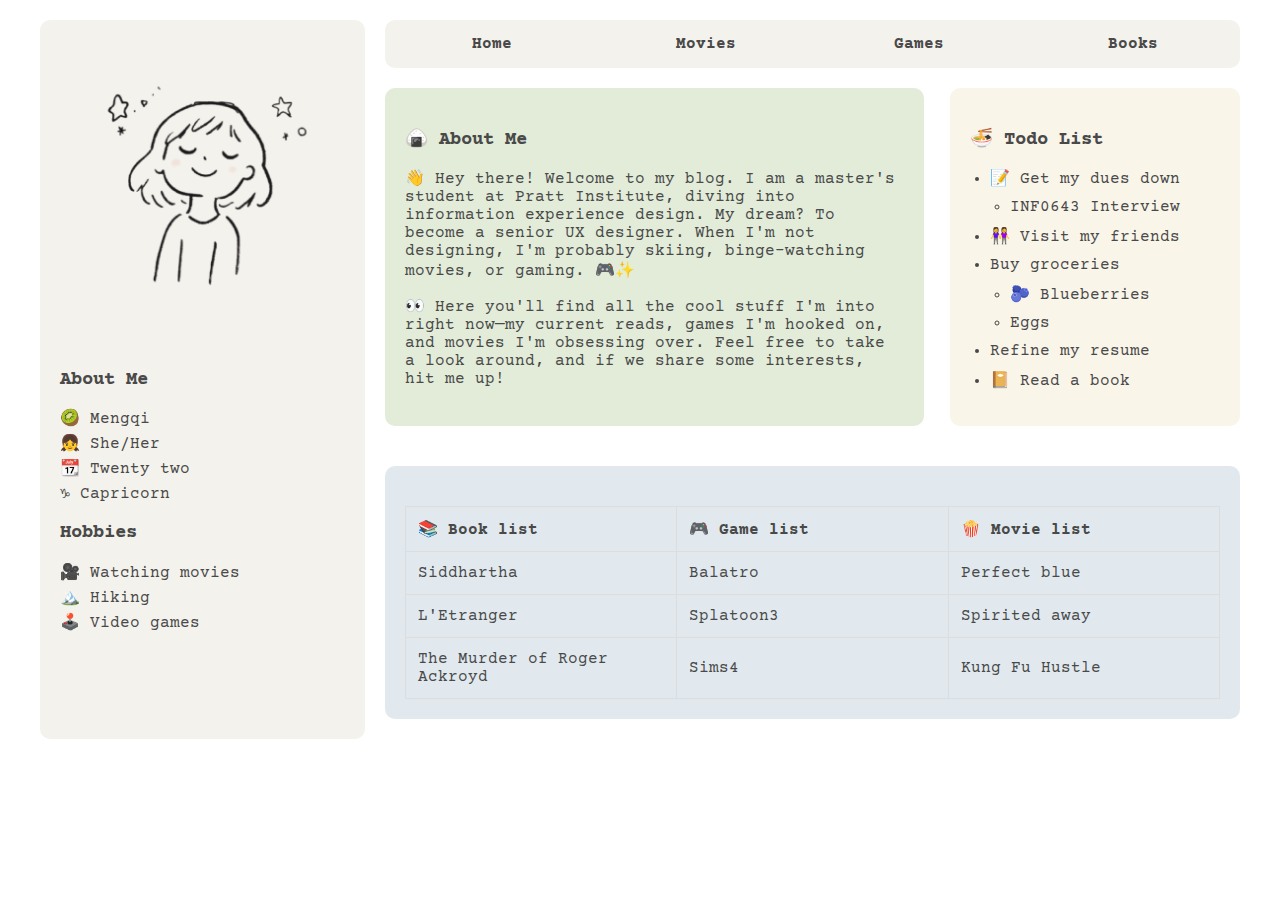
<file: index.html>
<!DOCTYPE html>
<html lang="en">
<head>
    <meta charset="UTF-8">
    <meta name="viewport" content="width=device-width, initial-scale=1.0">
    <link rel="stylesheet" href="styles.css">
    <title>Mengqi's Blog</title>
    <link rel="preconnect" href="https://fonts.googleapis.com">
    <link rel="preconnect" href="https://fonts.gstatic.com" crossorigin>
    <link href="https://fonts.googleapis.com/css2?family=Courier+Prime:ital,wght@0,400;0,700;1,400;1,700&display=swap" rel="stylesheet">
</head>

<body>
    <div class="container">
        <div class="sidebar">
            <div class="profile">
                <img src="images/profile_image.png" alt="Profile Picture" class="profile-img">
                <div class="about">
                    <h3>About Me</h3>
                    <ul>
                        <li>🥝 Mengqi</li>
                        <li>👧 She/Her</li>
                        <li>📆 Twenty two</li>
                        <li>♑ Capricorn</li>
                    </ul>
                    <div class="hobbies">
                        <h3>Hobbies</h3>
                        <ul>
                            <li>🎥 Watching movies</li>
                            <li>🏔️ Hiking</li>
                            <li>🕹️ Video games</li>
                        </ul>
                    </div>
                </div>
            </div>
        </div>
        
        <div class="main-content">
            <nav class="navbar">
                <ul>
                    <li><a href="index.html">Home</a></li>
                    <li><a href="movies.html">Movies</a></li>
                    <li><a href="games.html">Games</a></li>
                    <li><a href="books.html">Books</a></li>
                </ul>
            </nav>
            <div class="two_wrapper">
                <section class="about-section">
                    <h3>🍙 About Me</h3>
                    <p>👋 Hey there! Welcome to my blog. I am a master's student at Pratt Institute, diving into information experience design. My dream? To become a senior UX designer. When I'm not designing, I'm probably skiing, binge-watching movies, or gaming. 🎮✨</p>
                    <p>👀 Here you'll find all the cool stuff I'm into right now—my current reads, games I'm hooked on, and movies I'm obsessing over. Feel free to take a look around, and if we share some interests, hit me up!</p>
                </section>
                <section class="todo-section">
                    <h3>🍜 Todo List</h3>
                    <ul>
                        <li>📝 Get my dues down
                            <ul>
                                <li>INF0643 Interview</li>
                            </ul>
                        </li>
                        <li>👭 Visit my friends</li>
                        <li>Buy groceries
                            <ul>
                                <li>🫐 Blueberries</li>
                                <li>Eggs</li>
                            </ul>
                        </li>
                        <li>Refine my resume</li>
                        <li>📔 Read a book</li>
                    </ul>
                </section>
            </div>
            <section class="lists-section">
                <table>
                    <thead>
                        <tr>
                            <th>📚 Book list</th>
                            <th>🎮 Game list</th>
                            <th>🍿 Movie list</th>
                        </tr>
                    </thead>
                    <tbody>
                        <tr>
                            <td>Siddhartha</td>
                            <td>Balatro</td>
                            <td>Perfect blue</td>
                        </tr>
                        <tr>
                            <td>L'Etranger</td>
                            <td>Splatoon3</td>
                            <td>Spirited away</td>
                        </tr>
                        <tr>
                            <td>The Murder of Roger Ackroyd</td>
                            <td>Sims4</td>
                            <td>Kung Fu Hustle</td>
                        </tr>
                    </tbody>
                </table>
            </section>
        </div>
    </div>
</body>
</html>
</file>
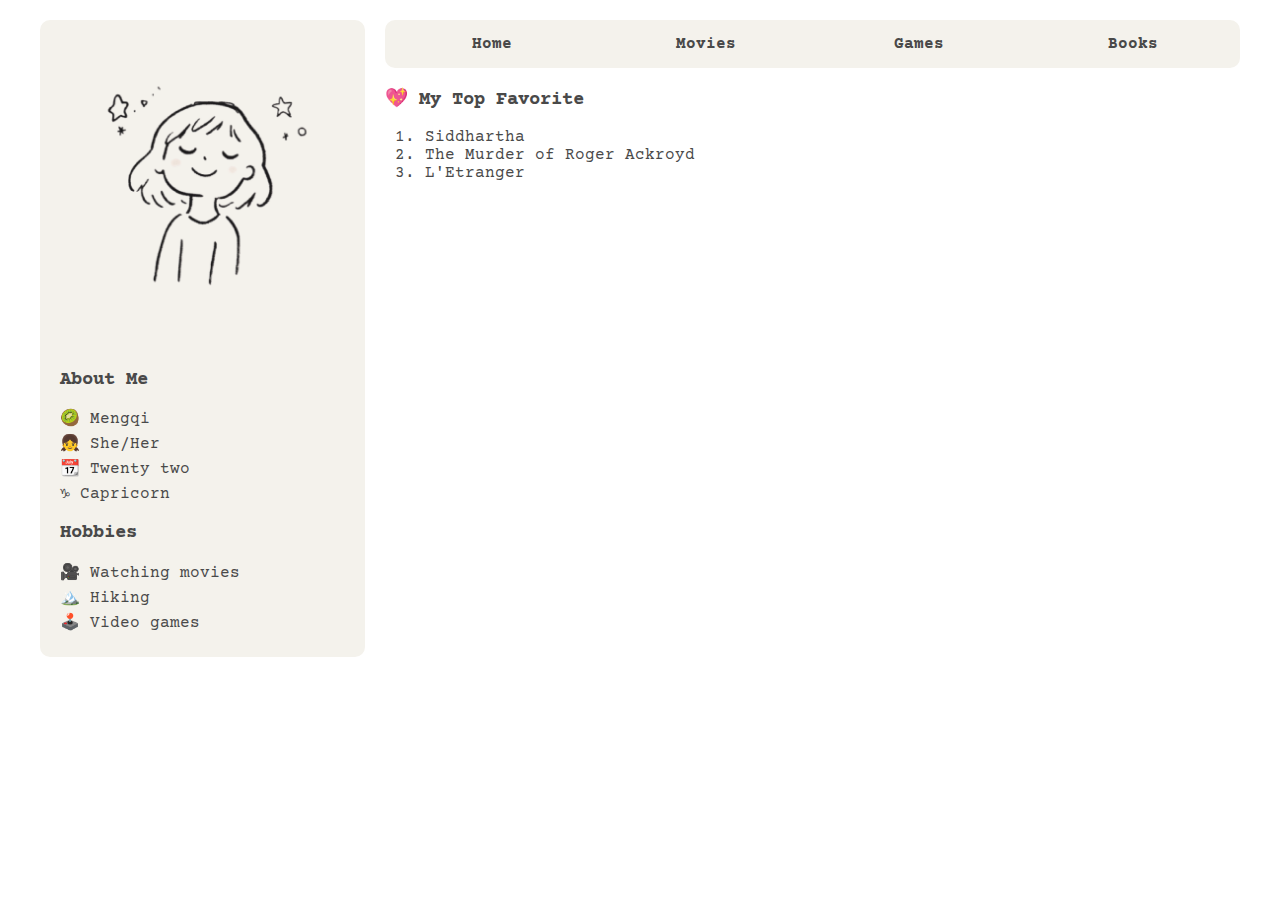
<file: books.html>
<!DOCTYPE html>
<html lang="en">
<head>
    <meta charset="UTF-8">
    <meta name="viewport" content="width=device-width, initial-scale=1.0">
    <link rel="stylesheet" href="styles.css">
    <title>Books - Mengqi's Blog</title>
    <link rel="preconnect" href="https://fonts.googleapis.com">
    <link rel="preconnect" href="https://fonts.gstatic.com" crossorigin>
    <link href="https://fonts.googleapis.com/css2?family=Courier+Prime:ital,wght@0,400;0,700;1,400;1,700&display=swap" rel="stylesheet">
</head>
<body>
    <div class="container">
        <div class="sidebar">
            <div class="profile">
                <img src="images/profile_image.png" alt="Profile Picture" class="profile-img">
                <div class="about">
                    <h3>About Me</h3>
                    <ul>
                        <li>🥝 Mengqi</li>
                        <li>👧 She/Her</li>
                        <li>📆 Twenty two</li>
                        <li>♑ Capricorn</li>
                    </ul>
                    <div class="hobbies">
                        <h3>Hobbies</h3>
                        <ul>
                            <li>🎥 Watching movies</li>
                            <li>🏔️ Hiking</li>
                            <li>🕹️ Video games</li>
                        </ul>
                    </div>
                </div>
            </div>
        </div>
        
        <div class="main-content">
            <nav class="navbar">
                <ul>
                    <li><a href="index.html">Home</a></li>
                    <li><a href="movies.html" class="active">Movies</a></li>
                    <li><a href="games.html">Games</a></li>
                    <li><a href="books.html">Books</a></li>
                </ul>
            </nav>
            <section id="tops">
                <h3>💖 My Top Favorite</h3>
                <ol>
                    <li>Siddhartha</li>
                    <li>The Murder of Roger Ackroyd</li>
                    <li>L'Etranger</li>
                </ol>
            </section>
        </div>
    </div>
</body>
</html>
</file>
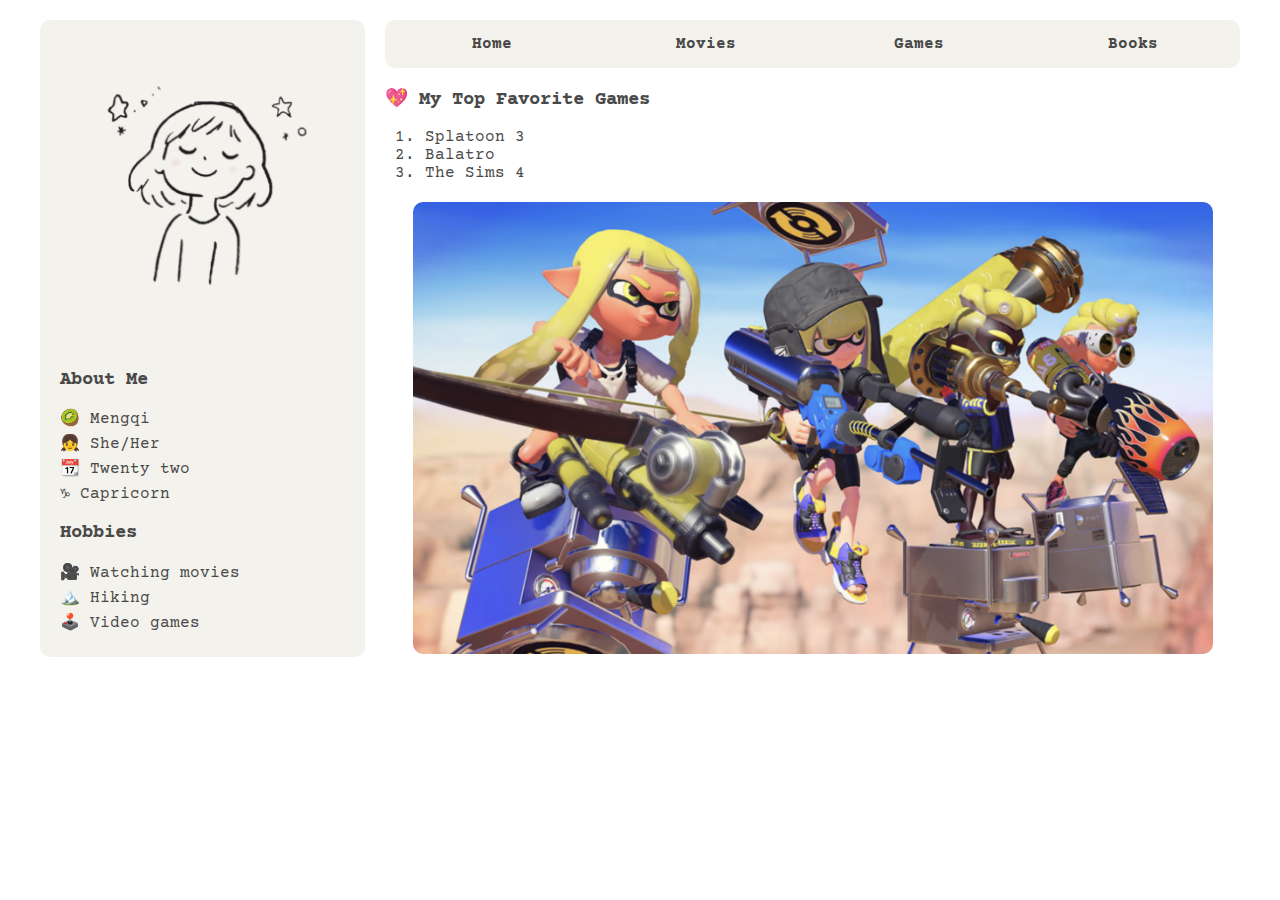
<file: games.html>
<!DOCTYPE html>
<html lang="en">
<head>
    <meta charset="UTF-8">
    <meta name="viewport" content="width=device-width, initial-scale=1.0">
    <link rel="stylesheet" href="styles.css">
    <title>Games - Mengqi's Blog</title>
    <link rel="preconnect" href="https://fonts.googleapis.com">
    <link rel="preconnect" href="https://fonts.gstatic.com" crossorigin>
    <link href="https://fonts.googleapis.com/css2?family=Courier+Prime:ital,wght@0,400;0,700;1,400;1,700&display=swap" rel="stylesheet">
</head>
<body>
    <div class="container">
        <div class="sidebar">
            <div class="profile">
                <img src="images/profile_image.png" alt="Profile Picture" class="profile-img">
                <div class="about">
                    <h3>About Me</h3>
                    <ul>
                        <li>🥝 Mengqi</li>
                        <li>👧 She/Her</li>
                        <li>📆 Twenty two</li>
                        <li>♑ Capricorn</li>
                    </ul>
                    <div class="hobbies">
                        <h3>Hobbies</h3>
                        <ul>
                            <li>🎥 Watching movies</li>
                            <li>🏔️ Hiking</li>
                            <li>🕹️ Video games</li>
                        </ul>
                    </div>
                </div>
            </div>
        </div>
        
        <div class="main-content">
            <nav class="navbar">
                <ul>
                    <li><a href="index.html">Home</a></li>
                    <li><a href="movies.html">Movies</a></li>
                    <li><a href="games.html">Games</a></li>
                    <li><a href="books.html">Books</a></li>
                </ul>
            </nav>
            <section id="tops">
                <h3>💖 My Top Favorite Games</h3>
                <ol>
                    <li>Splatoon 3</li>
                    <li>Balatro</li>
                    <li>The Sims 4</li>
                </ol>
            </section>
            <section class="highlight">
                <img src="images/splatoon3.png" alt="Splatoon 3 Game Scene" class="sub-img">
            </section>
        </div>
    </div>
</body>
</html>
</file>
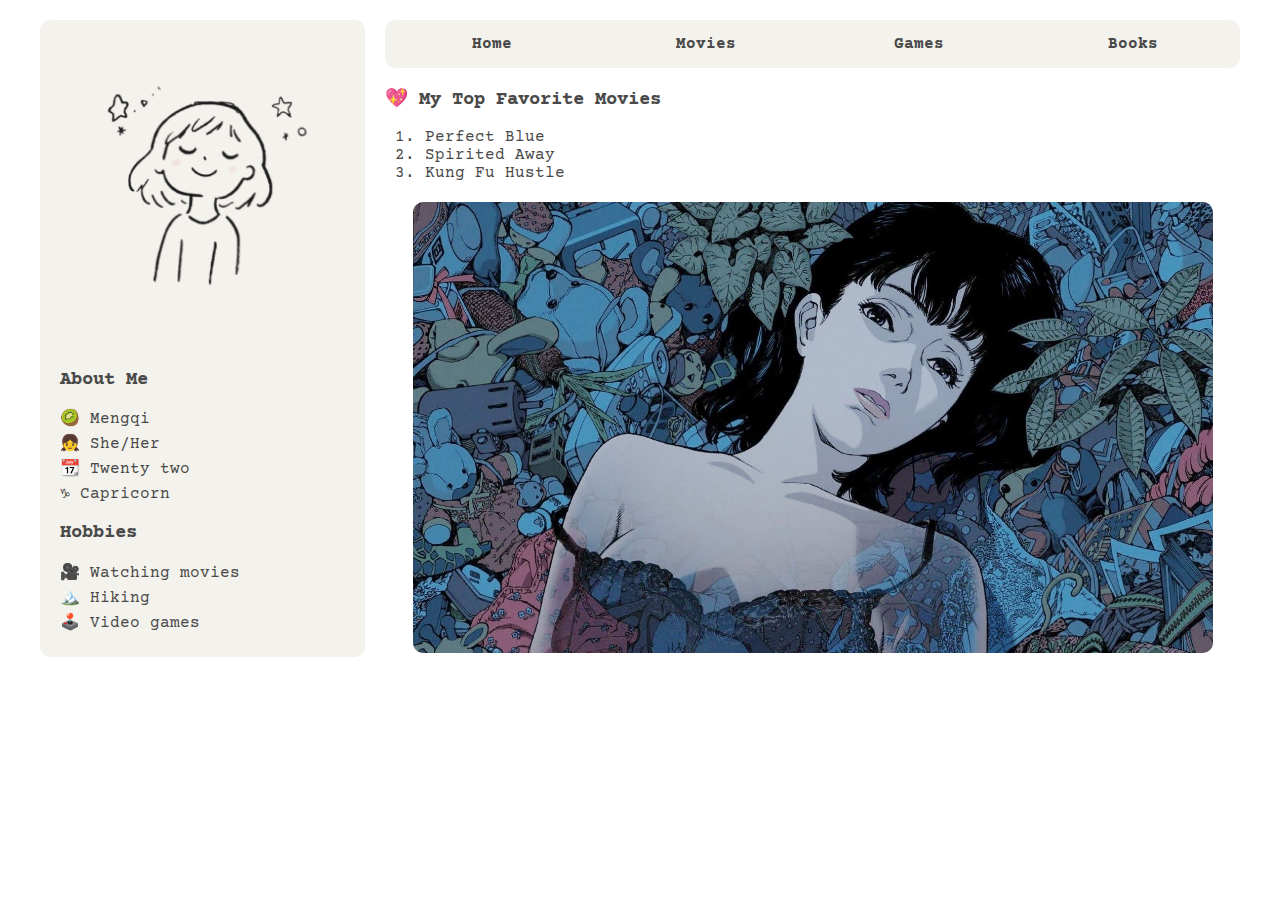
<file: movies.html>
<!DOCTYPE html>
<html lang="en">
<head>
    <meta charset="UTF-8">
    <meta name="viewport" content="width=device-width, initial-scale=1.0">
    <link rel="stylesheet" href="styles.css">
    <title>Movies - Mengqi's Blog</title>
    <link rel="preconnect" href="https://fonts.googleapis.com">
    <link rel="preconnect" href="https://fonts.gstatic.com" crossorigin>
    <link href="https://fonts.googleapis.com/css2?family=Courier+Prime:ital,wght@0,400;0,700;1,400;1,700&display=swap" rel="stylesheet">
</head>
<body>
    <div class="container">
        <div class="sidebar">
            <div class="profile">
                <img src="images/profile_image.png" alt="Profile Picture" class="profile-img">
                <div class="about">
                    <h3>About Me</h3>
                    <ul>
                        <li>🥝 Mengqi</li>
                        <li>👧 She/Her</li>
                        <li>📆 Twenty two</li>
                        <li>♑ Capricorn</li>
                    </ul>
                    <div class="hobbies">
                        <h3>Hobbies</h3>
                        <ul>
                            <li>🎥 Watching movies</li>
                            <li>🏔️ Hiking</li>
                            <li>🕹️ Video games</li>
                        </ul>
                    </div>
                </div>
            </div>
        </div>
        
        <div class="main-content">
            <nav class="navbar">
                <ul>
                    <li><a href="index.html">Home</a></li>
                    <li><a href="movies.html">Movies</a></li>
                    <li><a href="games.html">Games</a></li>
                    <li><a href="books.html">Books</a></li>
                </ul>
            </nav>
            <section id="tops">
                <h3>💖 My Top Favorite Movies</h3>
                <ol>
                    <li>Perfect Blue</li>
                    <li>Spirited Away</li>
                    <li>Kung Fu Hustle</li>
                </ol>
            </section>
            <section class="highlight">
                <img src="images/perfect_blue.jpg" alt="Perfect Blue Movie Scene" class="sub-img">
            </section>
        </div>
    </div>
</body>
</html>
</file>
<file: styles.css>
/* Global Styles */
body {
    font-family: "Courier Prime", monospace;
    font-weight: 400;
    font-style: normal;
    margin: 0;
    padding: 0;
    box-sizing: border-box;
    background-color: #FFFFFF;
    color: #494949;
}

/* Container Styles */
.container {
    display: flex;
    flex-wrap: wrap;
    max-width: 1200px;
    margin: auto;
    padding: 20px;
    gap: 20px;
}

/* Sidebar and Todo Section */
.sidebar, .todo-section {
    flex: 1;
    min-width: 250px;
    background-color: #F4F2EC;
    padding: 20px;
    border-radius: 10px;
}

/* Profile Image */
.profile-img {
    width: 50vw;
    max-width: 100%;
    height: auto;
    margin-bottom: 20px;
}

/* About and Hobbies List */
.about ul, .hobbies ul {
    list-style: none;
    padding: 0;
    margin: 0;
}

.about ul li, .hobbies ul li {
    margin: 5px 0;
}

/* Main Content */
.main-content {
    flex: 3;
    min-width: 300px;
}

.two_wrapper {
    display: flex;
    flex-direction: row;
    gap: 3%;
}

/* Navbar Styles */
.navbar ul {
    display: flex;
    list-style: none;
    padding: 0;
    margin: 0;
    background-color: #F4F2EC;
    border-radius: 10px;
    overflow: hidden;
}

.navbar ul li {
    flex: 1;
}

.navbar ul li a {
    display: block;
    padding: 15px;
    text-align: center;
    text-decoration: none;
    color: #494949;
    font-weight: bold;
}

.navbar ul li a:hover {
    background-color: #FEFDF9;
}

/* About, Todo, and Lists Section */
.about-section, .todo-section, .lists-section {
    padding: 20px;
    margin: 20px 0;
    border-radius: 10px;
}

.about-section {
    background-color: #E2ECD9;
}

.todo-section {
    background-color: #FAF5E9;
}

/* Todo Section List */
.todo-section ul {
    margin-left: 20px;
    padding: 0;
}

.todo-section ul li {
    margin: 10px 0;
}


.lists-section {
    flex-basis: 100%;
    background-color: #E1E9EF;
    padding: 20px;
    border-radius: 10px;
}

/* Table Styles */
.lists-section table {
    width: 100%;
    border-collapse: collapse;
    margin-top: 20px;
    background-color: #E1E9EF;
}

.lists-section th, .lists-section td {
    border: 1px solid #ddd;
    padding: 12px;
    text-align: left;
}

.lists-section td {
    width: 33%;
    word-wrap: break-word;
}

.lists-section th {
    background-color: #E1E9EF;
    font-weight: bold;
    width: 33%;
}

.lists-section tr:nth-child(even) {
    background-color: #E1E9EF;
}

#tops{
    background-color: #FFFFFF;
}

.highlight {
    margin-top: 20px;
}

.sub-img {
    width: 100%;
    max-width: 800px;
    height: auto;
    display: block;
    margin: 0 auto;
    border-radius: 10px;
}

/* Media Queries */
@media screen and (max-width: 768px) {
    .container {
        flex-direction: column;
    }

    .sidebar, .todo-section {
        margin-right: 0;
        margin-bottom: 20px;
    }

    .navbar ul {
        flex-direction: column;
    }
}
</file>
